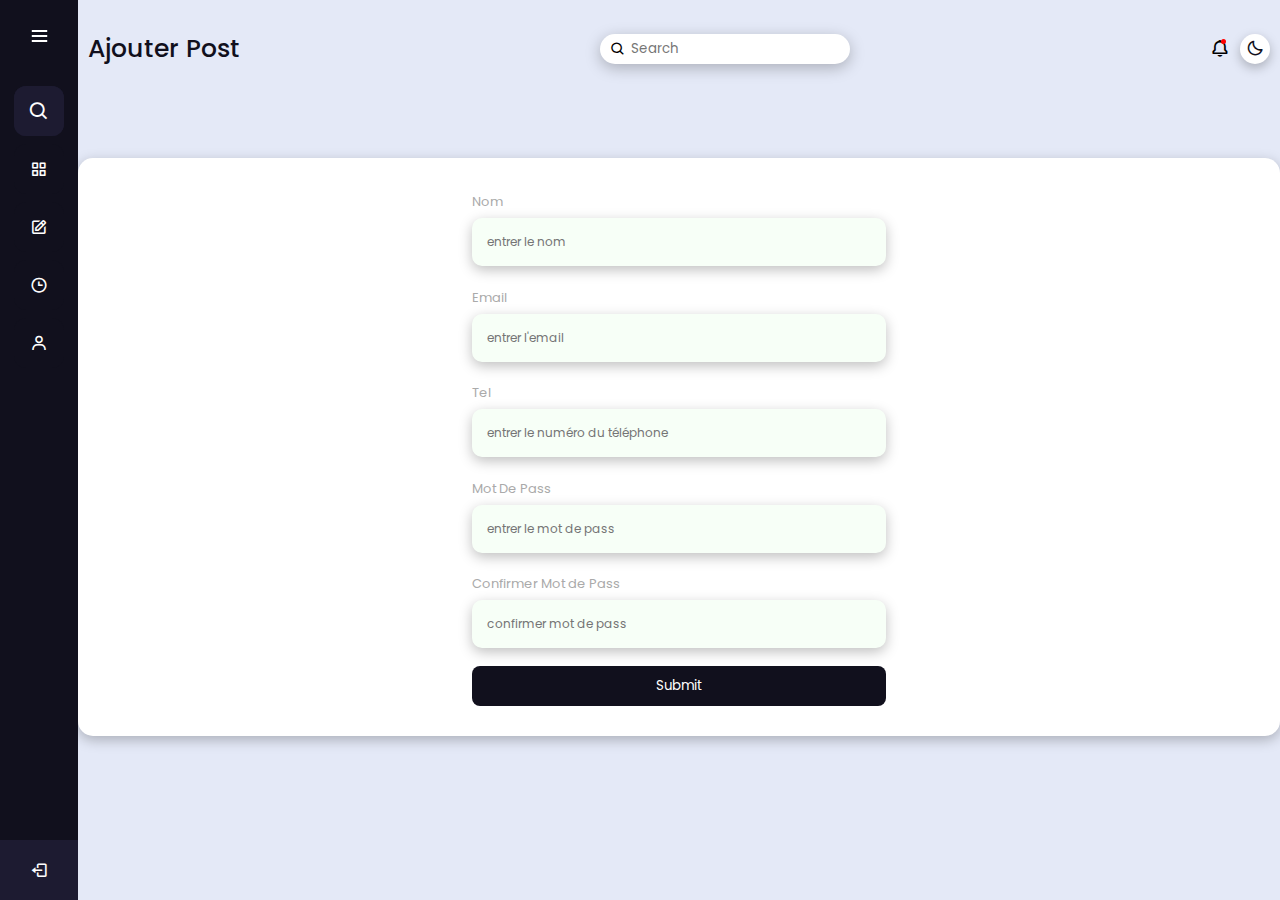
<file: addprofessuer.html>
<!DOCTYPE html>
<html lang="en">
<head>
    <meta charset="UTF-8">
    <meta http-equiv="X-UA-Compatible" content="IE=edge">
    <meta name="viewport" content="width=device-width, initial-scale=1.0">
    <title>DASHBOARD</title>
    <link href='https://unpkg.com/boxicons@2.0.7/css/boxicons.min.css' rel='stylesheet'>
    <link rel="stylesheet" href="css/dashboard.css">
    <link rel="shortcut icon" href="image/favicon.png" type="image/x-icon">
</head>
<body>

    <div class="sidebar">
        <div class="logo-details">
            <div class="logo_name">NEW HORIZON</div>
            <i class='bx bx-menu' id="btn" ></i>
        </div>
        <ul class="nav-list">
          <li>
              <i class='bx bx-search' ></i>
             <input type="text" placeholder="Search">
             <span class="tooltip">Search</span>
          </li>
          <li>
            <a href="dashboard.html">
              <i class='bx bx-grid-alt'></i>
              <span class="links_name">Dashboard</span>
            </a>
             <span class="tooltip">Dashboard</span>
          </li>
          <li>
           <a href="post.html">
            <i class='bx bx-edit' ></i>
             <span class="links_name">Post</span>
           </a>
           <span class="tooltip">Post</span>
         </li>
         <li>
           <a href="demande.html">
            <i class='bx bx-time' ></i>
             <span class="links_name">Demande</span>
           </a>
           <span class="tooltip">Demande</span>
         </li>
         <li>
           <a href="Professor.html">
            <i class='bx bx-user' ></i>
             <span class="links_name">Professeur</span>
           </a>
           <span class="tooltip">Professeur</span>
         </li>
         <li class="profile">
             <div class="profile-details">
               <img src="image/about1.jpg" alt="profileImg">
               <div class="name_job">
                 <div class="name">User 1</div>
                 <div class="job">Admin</div>
               </div>
             </div>
             <i class='bx bx-log-out' id="log_out" ></i>
         </li>
        </ul>
      </div>

      <main>
          <section class="header-section container">
            <div class="text">Ajouter Post</div>

            <form action="" class="search_form">
                <i class='bx bx-search'></i>
                <input type="text" placeholder="Search" class="search_field">
            </form>

            <div class="header_action">
                <div class="notification">
                    <i class='bx bx-bell' >
                        <span class="span"></span>
                    </i>
                </div>
                <button class="dark">
                    <i class='bx bx-moon' id="theme_button"></i>
                </button>
            </div>
          </section>

          <section class="section content">
              <div class="container post_container grid"> 
                 
                 <form action="" class="post_form">
                     <div class="input_box">
                        <label for="input_field">Nom</label>
                        <input type="text" placeholder="Entrer Le Nom" id="input_field" class="input_field">
                     </div>
                     <div class="input_box">
                        <label for="input_field">Email</label>
                        <input type="email" placeholder="Entrer L'Email" id="input_field" class="input_field">
                     </div>
                     <div class="input_box">
                        <label for="input_field">Tel</label>
                        <input type="text" placeholder="Entrer Le Numéro Du Téléphone" id="input_field" class="input_field">
                     </div>
                     <div class="input_box">
                        <label for="input_field">Mot De Pass</label>
                        <input type="password" placeholder="Entrer Le Mot De Pass" id="input_field" class="input_field">
                     </div>
                     <div class="input_box">
                        <label for="input_field">Confirmer Mot de Pass</label>
                        <input type="password" placeholder="Confirmer Mot de Pass" id="input_field" class="input_field">
                     </div>

                     <button type="submit" class="btn">Submit</button>
                     
                 </form>

              </div>
          </section>
      </main>
      <script src="https://code.jquery.com/jquery-3.6.1.js" integrity="sha256-3zlB5s2uwoUzrXK3BT7AX3FyvojsraNFxCc2vC/7pNI=" crossorigin="anonymous"></script>
      <script src="js/app.js"></script>
</body>
</html>
</file>
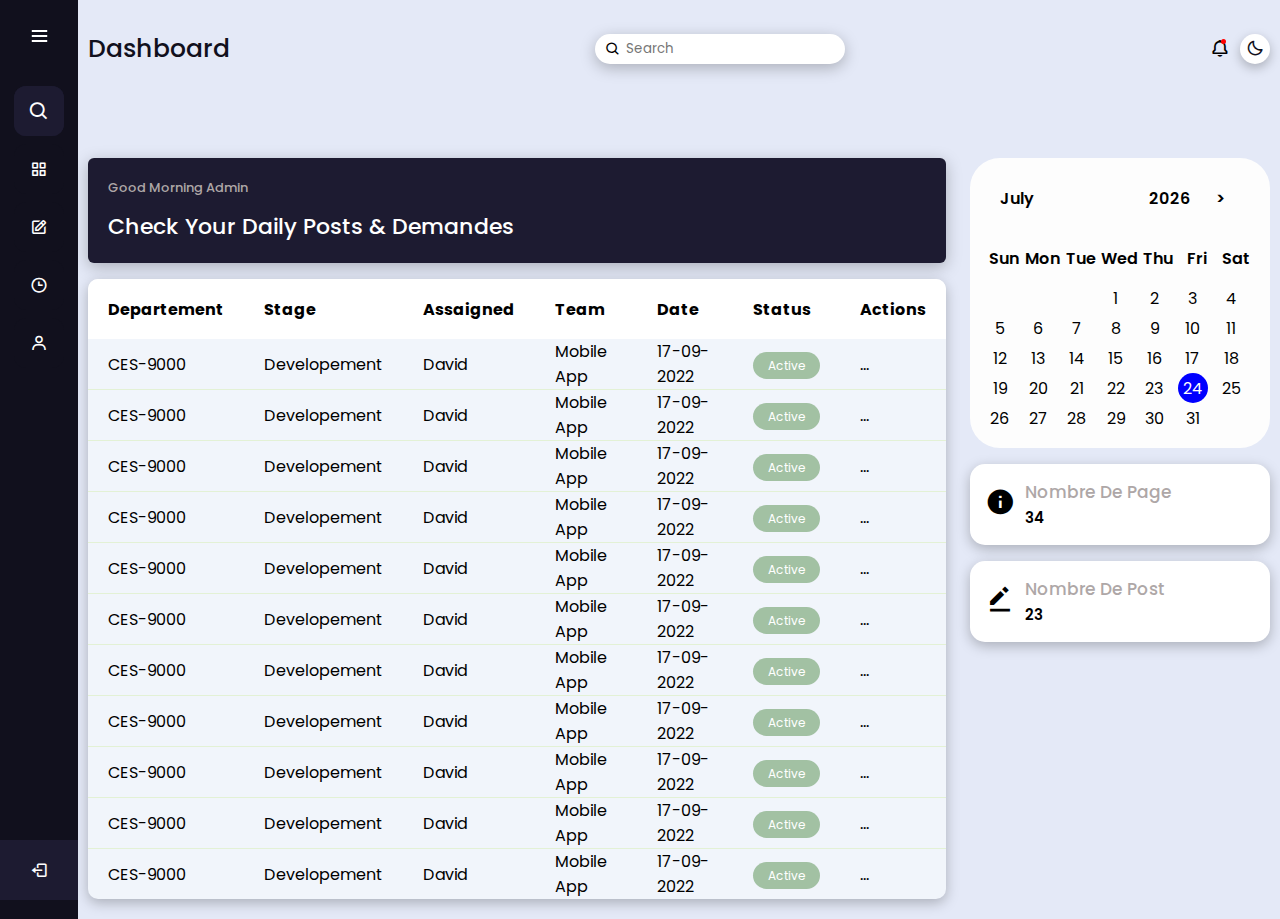
<file: dashboard.html>
<!DOCTYPE html>
<html lang="en">
<head>
    <meta charset="UTF-8">
    <meta http-equiv="X-UA-Compatible" content="IE=edge">
    <meta name="viewport" content="width=device-width, initial-scale=1.0">
    <title>DASHBOARD</title>
    <link rel="stylesheet" href="css/dashboard.css">
    <link href='https://unpkg.com/boxicons@2.0.7/css/boxicons.min.css' rel='stylesheet'>
    <link rel="shortcut icon" href="image/favicon.png" type="image/x-icon">
</head>
<body>

    <div class="sidebar">
        <div class="logo-details">
            <div class="logo_name">NEW HORIZON</div>
            <i class='bx bx-menu' id="btn" ></i>
        </div>
        <ul class="nav-list">
          <li>
              <i class='bx bx-search' ></i>
             <input type="text" placeholder="Search...">
             <span class="tooltip">Search</span>
          </li>
          <li>
            <a href="dashboard.html">
              <i class='bx bx-grid-alt'></i>
              <span class="links_name">Dashboard</span>
            </a>
             <span class="tooltip">Dashboard</span>
          </li>
          <li>
           <a href="post.html">
            <i class='bx bx-edit' ></i>
             <span class="links_name">Post</span>
           </a>
           <span class="tooltip">Post</span>
         </li>
         <li>
           <a href="demande.html">
            <i class='bx bx-time' ></i>
             <span class="links_name">Demande</span>
           </a>
           <span class="tooltip">Demande</span>
         </li>
         <li>
           <a href="Professor.html">
            <i class='bx bx-user' ></i>
             <span class="links_name">Professeur</span>
           </a>
           <span class="tooltip">Professeur</span>
         </li>
         <li class="profile">
             <div class="profile-details">
               <img src="image/about1.jpg" alt="profileImg">
               <div class="name_job">
                 <div class="name">User 1</div>
                 <div class="job">Admin</div>
               </div>
             </div>
             <i class='bx bx-log-out' id="log_out" ></i>
         </li>
        </ul>
      </div>
      <main>
          <section class="header-section container">
            <div class="text">Dashboard</div>

            <form action="" class="search_form">
                <i class='bx bx-search'></i>
                <input type="text" placeholder="Search" class="search_field">
            </form>

            <div class="header_action">
                <div class="notification">
                    <i class='bx bx-bell' >
                        <span class="span"></span>
                    </i>
                </div>
                <button class="dark">
                    <i class='bx bx-moon' id="theme_button"></i>
                </button>
            </div>
          </section>

          <section class="section content">
              <div class="container content_container grid"> 
                <div class="left_container">
                  <div class="banner section">
                      <p class="banner_subtitle">good morning admin</p>
                      <h2 class="banner_title">
                        check your daily posts & demandes
                      </h2>
                  </div>

                  <div class="table_section">
                    <table>
                      <thead>
                        <tr>
                          <th>Departement</th>
                          <th>Stage</th>
                          <th>Assaigned</th>
                          <th>Team</th>
                          <th>Date</th>
                          <th>Status</th>
                          <th>Actions</th>
                        </tr>
                      </thead>
                      <tbody>
                        <tr>
                          <td>CES-9000</td>
                          <td>Developement</td>
                          <td>David</td>
                          <td>Mobile App</td>
                          <td>17-09-2022</td>
                          <td><span class="badge">Active</span></td>
                          <td>...</td>
                        </tr>
                           <tr>
                          <td>CES-9000</td>
                          <td>Developement</td>
                          <td>David</td>
                          <td>Mobile App</td>
                          <td>17-09-2022</td>
                          <td><span class="badge">Active</span></td>
                          <td>...</td>
                        </tr>
                           <tr>
                          <td>CES-9000</td>
                          <td>Developement</td>
                          <td>David</td>
                          <td>Mobile App</td>
                          <td>17-09-2022</td>
                          <td><span class="badge">Active</span></td>
                          <td>...</td>
                        </tr>
                           <tr>
                          <td>CES-9000</td>
                          <td>Developement</td>
                          <td>David</td>
                          <td>Mobile App</td>
                          <td>17-09-2022</td>
                          <td><span class="badge">Active</span></td>
                          <td>...</td>
                        </tr>
                           <tr>
                          <td>CES-9000</td>
                          <td>Developement</td>
                          <td>David</td>
                          <td>Mobile App</td>
                          <td>17-09-2022</td>
                          <td><span class="badge">Active</span></td>
                          <td>...</td>
                        </tr>
                           <tr>
                          <td>CES-9000</td>
                          <td>Developement</td>
                          <td>David</td>
                          <td>Mobile App</td>
                          <td>17-09-2022</td>
                          <td><span class="badge">Active</span></td>
                          <td>...</td>
                        </tr>
                           <tr>
                          <td>CES-9000</td>
                          <td>Developement</td>
                          <td>David</td>
                          <td>Mobile App</td>
                          <td>17-09-2022</td>
                          <td><span class="badge">Active</span></td>
                          <td>...</td>
                        </tr>
                           <tr>
                          <td>CES-9000</td>
                          <td>Developement</td>
                          <td>David</td>
                          <td>Mobile App</td>
                          <td>17-09-2022</td>
                          <td><span class="badge">Active</span></td>
                          <td>...</td>
                        </tr>
                           <tr>
                          <td>CES-9000</td>
                          <td>Developement</td>
                          <td>David</td>
                          <td>Mobile App</td>
                          <td>17-09-2022</td>
                          <td><span class="badge">Active</span></td>
                          <td>...</td>
                        </tr>
                           <tr>
                          <td>CES-9000</td>
                          <td>Developement</td>
                          <td>David</td>
                          <td>Mobile App</td>
                          <td>17-09-2022</td>
                          <td><span class="badge">Active</span></td>
                          <td>...</td>
                        </tr>
                           <tr>
                          <td>CES-9000</td>
                          <td>Developement</td>
                          <td>David</td>
                          <td>Mobile App</td>
                          <td>17-09-2022</td>
                          <td><span class="badge">Active</span></td>
                          <td>...</td>
                        </tr>
                      </tbody>
                    </table>
                  </div>
                </div>
              
                <div class="right_container">
                  <div class="calendar">
                    <div class="calendar-header">
                        <span class="month-picker" id="month-picker">February</span>
                        <div class="year-picker">
                            <span class="year-change" id="prev-year">
                                <pre></pre>
                            </span>
                            <span id="year">2021</span>
                            <span class="year-change" id="next-year">
                                <pre>></pre>
                            </span>
                        </div>
                    </div>
                    <div class="calendar-body">
                        <div class="calendar-week-day">
                            <div>Sun</div>
                            <div>Mon</div>
                            <div>Tue</div>
                            <div>Wed</div>
                            <div>Thu</div>
                            <div>Fri</div>
                            <div>Sat</div>
                        </div>
                        <div class="calendar-days"></div>
                    </div>
                  
                    <div class="month-list"></div>
                  </div>

                  <div class="actualite">
                     <div class="actialite_list">
                        
                           <div class="actualite_card">
                              <div class="card_icon">
                                <i class='bx bxs-info-circle'></i>
                              </div>
                              <div class="card_wrapper">
                                 <h3 class="card_title">Nombre De Page</h3>
                                 <span class="numbers">34</span>
                              </div>
                           </div>
                        
                           <div class="actualite_card">
                              <div class="card_icon">
                                <i class='bx bxs-edit-alt' ></i>
                              </div>
                              <div class="card_wrapper">
                                 <h3 class="card_title">Nombre De Post</h3>
                                 <span class="numbers">23</span>
                              </div>
                           </div>
                     </div>
                  </div>
                </div>

              </div>
          </section>
      </main>
      <script src="https://code.jquery.com/jquery-3.6.1.js" integrity="sha256-3zlB5s2uwoUzrXK3BT7AX3FyvojsraNFxCc2vC/7pNI=" crossorigin="anonymous"></script>
      <script src="js/dashboard.js"></script>
</body>
</html>
</file>
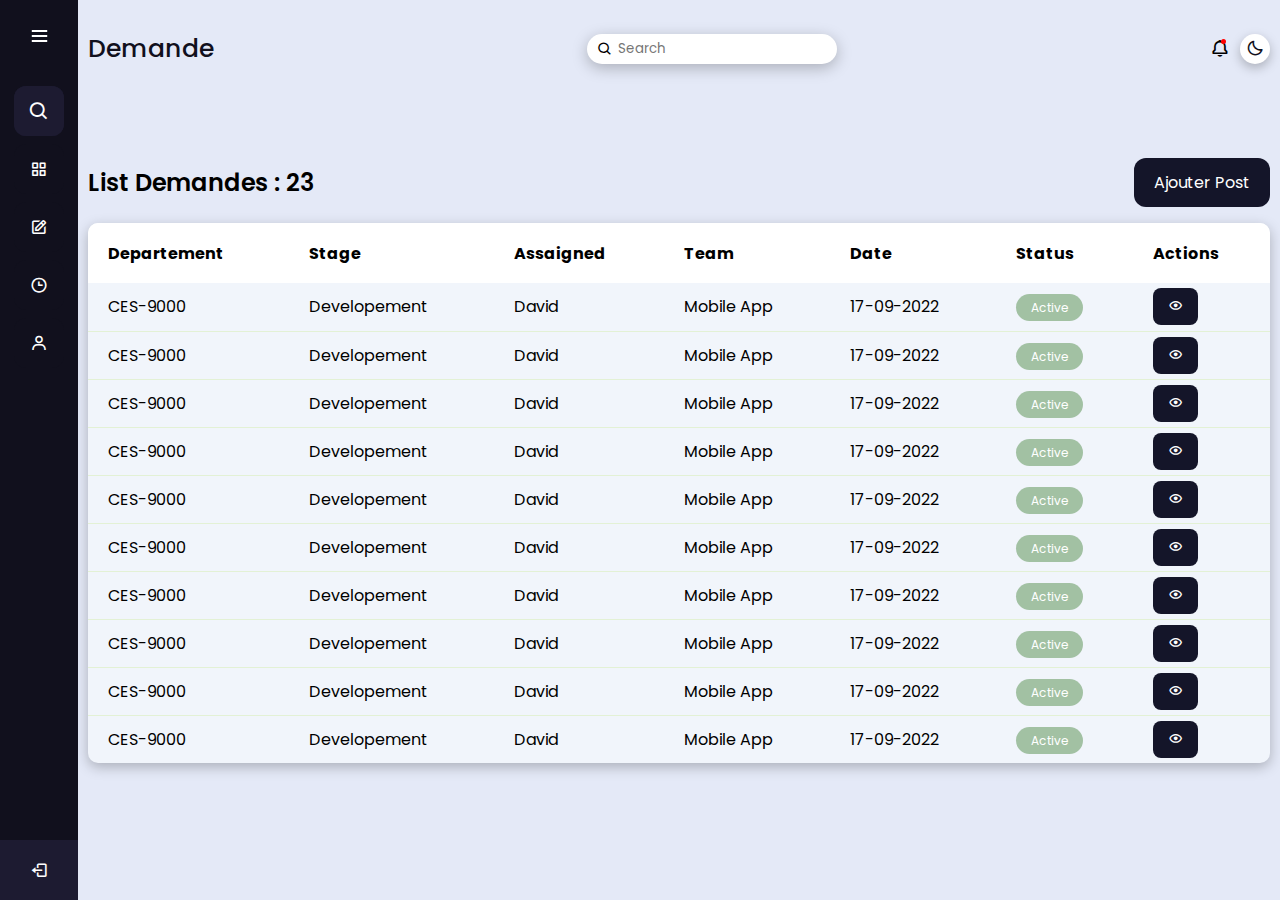
<file: demande.html>
<!DOCTYPE html>
<html lang="en">
<head>
    <meta charset="UTF-8">
    <meta http-equiv="X-UA-Compatible" content="IE=edge">
    <meta name="viewport" content="width=device-width, initial-scale=1.0">
    <title>DASHBOARD</title>
    <link href='https://unpkg.com/boxicons@2.0.7/css/boxicons.min.css' rel='stylesheet'>
    <link rel="stylesheet" href="css/dashboard.css">
    <link rel="shortcut icon" href="image/favicon.png" type="image/x-icon">
</head>
<body>

    <div class="sidebar">
        <div class="logo-details">
            <div class="logo_name">NEW HORIZON</div>
            <i class='bx bx-menu' id="btn" ></i>
        </div>
        <ul class="nav-list">
          <li>
              <i class='bx bx-search' ></i>
             <input type="text" placeholder="Search">
             <span class="tooltip">Search</span>
          </li>
          <li>
            <a href="dashboard.html">
              <i class='bx bx-grid-alt'></i>
              <span class="links_name">Dashboard</span>
            </a>
             <span class="tooltip">Dashboard</span>
          </li>
          <li>
           <a href="post.html">
            <i class='bx bx-edit' ></i>
             <span class="links_name">Post</span>
           </a>
           <span class="tooltip">Post</span>
         </li>
         <li>
           <a href="demande.html">
            <i class='bx bx-time' ></i>
             <span class="links_name">Demande</span>
           </a>
           <span class="tooltip">Demande</span>
         </li>
         <li>
           <a href="Professor.html">
            <i class='bx bx-user' ></i>
             <span class="links_name">Professeur</span>
           </a>
           <span class="tooltip">Professeur</span>
         </li>
         <li class="profile">
             <div class="profile-details">
               <img src="image/about1.jpg" alt="profileImg">
               <div class="name_job">
                 <div class="name">User 1</div>
                 <div class="job">Admin</div>
               </div>
             </div>
             <i class='bx bx-log-out' id="log_out" ></i>
         </li>
        </ul>
      </div>

      <main>
          <section class="header-section container">
            <div class="text">Demande</div>

            <form action="" class="search_form">
                <i class='bx bx-search'></i>
                <input type="text" placeholder="Search" class="search_field">
            </form>

            <div class="header_action">
                <div class="notification">
                    <i class='bx bx-bell' >
                        <span class="span"></span>
                    </i>
                </div>
                <button class="dark">
                    <i class='bx bx-moon' id="theme_button"></i>
                </button>
            </div>
          </section>

          <section class="section content">
              <div class="container demande_container grid"> 
                  <div class="header">
                        <h2 class="header_content_title">List Demandes : 23</h2>
                            <a href="post.html" class="header_btn">
                                Ajouter Post
                            </a>
                  </div>

                  <div class="table_section">
                    <table>
                      <thead>
                        <tr>
                          <th>Departement</th>
                          <th>Stage</th>
                          <th>Assaigned</th>
                          <th>Team</th>
                          <th>Date</th>
                          <th>Status</th>
                          <th>Actions</th>
                        </tr>
                      </thead>
                      <tbody>
                        <tr>
                          <td>CES-9000</td>
                          <td>Developement</td>
                          <td>David</td>
                          <td>Mobile App</td>
                          <td>17-09-2022</td>
                          <td><span class="badge">Active</span></td>
                          <td>
                             <a class="show_modal" id="open-modal">
                                <i class='bx bx-show' ></i>
                             </a>
                          </td>
                        </tr>
                           <tr>
                          <td>CES-9000</td>
                          <td>Developement</td>
                          <td>David</td>
                          <td>Mobile App</td>
                          <td>17-09-2022</td>
                          <td><span class="badge">Active</span></td>
                          <td>
                             <a class="show_modal" id="open-modal1">
                                <i class='bx bx-show' ></i>
                             </a>
                          </td>
                        </tr>
                           <tr>
                          <td>CES-9000</td>
                          <td>Developement</td>
                          <td>David</td>
                          <td>Mobile App</td>
                          <td>17-09-2022</td>
                          <td><span class="badge">Active</span></td>
                          <td>
                             <a class="show_modal" id="open-modal2">
                                <i class='bx bx-show' ></i>
                             </a>
                          </td>
                        </tr>
                           <tr>
                          <td>CES-9000</td>
                          <td>Developement</td>
                          <td>David</td>
                          <td>Mobile App</td>
                          <td>17-09-2022</td>
                          <td><span class="badge">Active</span></td>
                          <td>
                             <a class="show_modal" id="open-modal3">
                                <i class='bx bx-show' ></i>
                             </a>
                          </td>
                        </tr>
                           <tr>
                          <td>CES-9000</td>
                          <td>Developement</td>
                          <td>David</td>
                          <td>Mobile App</td>
                          <td>17-09-2022</td>
                          <td><span class="badge">Active</span></td>
                          <td>
                             <a class="show_modal" id="open-modal4">
                                <i class='bx bx-show' ></i>
                             </a>
                          </td>
                        </tr>
                           <tr>
                          <td>CES-9000</td>
                          <td>Developement</td>
                          <td>David</td>
                          <td>Mobile App</td>
                          <td>17-09-2022</td>
                          <td><span class="badge">Active</span></td>
                          <td>
                             <a class="show_modal" id="open-modal5">
                                <i class='bx bx-show' ></i>
                             </a>
                          </td>
                        </tr>
                           <tr>
                          <td>CES-9000</td>
                          <td>Developement</td>
                          <td>David</td>
                          <td>Mobile App</td>
                          <td>17-09-2022</td>
                          <td><span class="badge">Active</span></td>
                          <td>
                             <a class="show_modal" id="open-modal6">
                                <i class='bx bx-show' ></i>
                             </a>
                          </td>
                        </tr>
                           <tr>
                          <td>CES-9000</td>
                          <td>Developement</td>
                          <td>David</td>
                          <td>Mobile App</td>
                          <td>17-09-2022</td>
                          <td><span class="badge">Active</span></td>
                          <td>
                             <a class="show_modal" id="open-modal7">
                                <i class='bx bx-show' ></i>
                             </a>
                          </td>
                        </tr>
                           <tr>
                          <td>CES-9000</td>
                          <td>Developement</td>
                          <td>David</td>
                          <td>Mobile App</td>
                          <td>17-09-2022</td>
                          <td><span class="badge">Active</span></td>
                          <td>
                             <a class="show_modal" id="open-modal8">
                                <i class='bx bx-show' ></i>
                             </a>
                          </td>
                        </tr>
                           <tr>
                          <td>CES-9000</td>
                          <td>Developement</td>
                          <td>David</td>
                          <td>Mobile App</td>
                          <td>17-09-2022</td>
                          <td><span class="badge">Active</span></td>
                          <td>
                             <a class="show_modal" id="open-modal9">
                                <i class='bx bx-show' ></i>
                             </a>
                          </td>
                        </tr>
                      </tbody>
                    </table>

                    <div class="modal" id="modal"></div>
                        <div class="alert" id="alert">
                        <div class="alert__header">
                            <h2 class="alert__title">David -> Mobile App</h2>
                            <button class="alert__close-btn" id="close-alert-btn"><i class='bx bx-x' ></i></button>
                        </div>
                        <div class="alert__body">
                            <p class="alert__desc">Departement : CES-9000</p>
                            <p class="alert__desc">Stage : Developement</p>
                            <p class="alert__desc">Date : 17-09-2022</p>
                        </div>
                        <div class="alert__footer">
                            <p class="alert__desc">Status : <span class="badge">Active</span></p>
                        </div>
                        </div>

                 </div>
              </div>
          </section>
      </main>
      <script src="https://code.jquery.com/jquery-3.6.1.js" integrity="sha256-3zlB5s2uwoUzrXK3BT7AX3FyvojsraNFxCc2vC/7pNI=" crossorigin="anonymous"></script>
      <script src="js/app.js"></script>
</body>
</html>
</file>
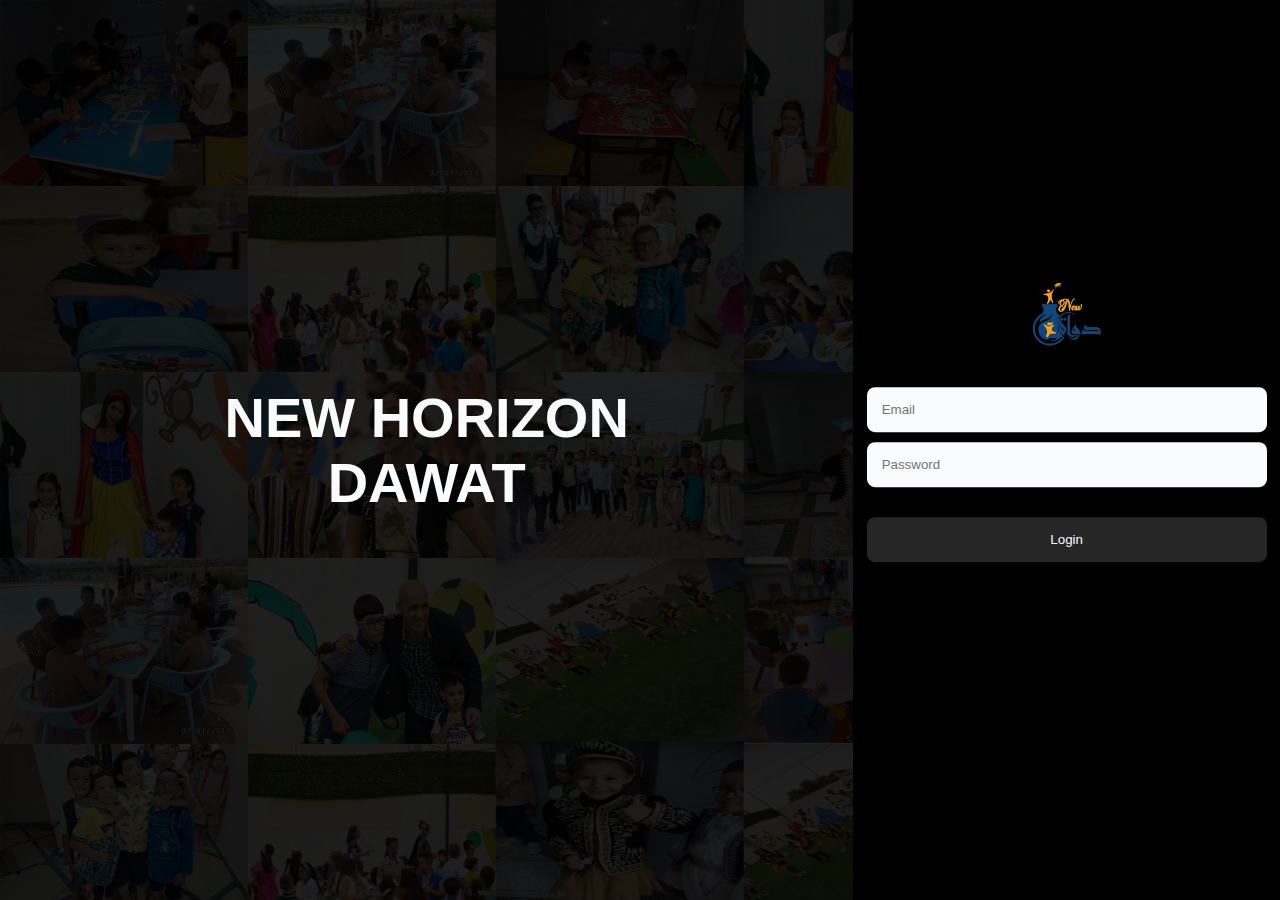
<file: login.html>
<!DOCTYPE html>
<html lang="en">
<head>
    <meta charset="UTF-8">
    <meta http-equiv="X-UA-Compatible" content="IE=edge">
    <meta name="viewport" content="width=device-width, initial-scale=1.0">
    <title>LOGIN - NEW HORIZON</title>
    <link rel="shortcut icon" href="image/favicon.png" type="image/x-icon">
    <link rel="stylesheet" href="css/main.css">
</head>
<body>
    <section class="login">
        <div class="login_banner" style="background-image:linear-gradient(rgba(0,0,0,.87),rgba(0,0,0,.87)),url('./image/login_banner.jpg');">
             <h2 class="login_banner_title">New horizon <br> dawat</h2>
        </div>
        <div class="login_content">
            <form action="" class="login_form">
                <div class="logo">
                    <img src="image/logo.png" alt="">
                </div>
    
                <input type="email" placeholder="Email" required class="login_field">
                <input type="password" placeholder="Password" required class="login_field">
    
                <button class="login_btn">
                    Login
                </button>
            </form>
        </div>
    </section>
</body>
</html>
</file>
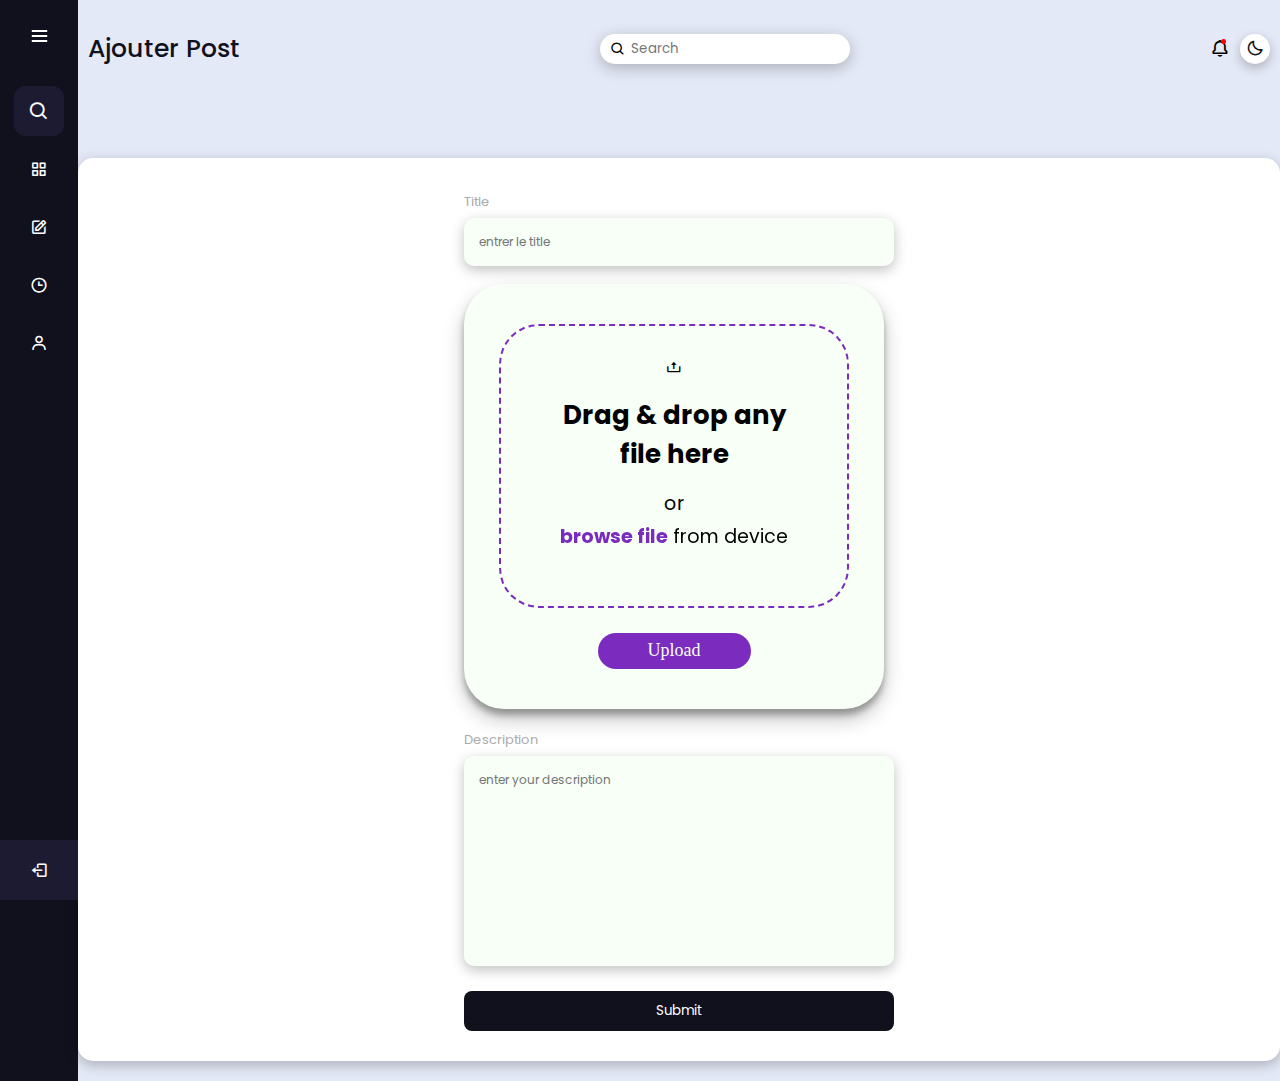
<file: post.html>
<!DOCTYPE html>
<html lang="en">
<head>
    <meta charset="UTF-8">
    <meta http-equiv="X-UA-Compatible" content="IE=edge">
    <meta name="viewport" content="width=device-width, initial-scale=1.0">
    <title>DASHBOARD</title>
    <link href='https://unpkg.com/boxicons@2.0.7/css/boxicons.min.css' rel='stylesheet'>
    <link rel="stylesheet" href="css/dashboard.css">
    <link rel="shortcut icon" href="image/favicon.png" type="image/x-icon">
</head>
<body>

    <div class="sidebar">
        <div class="logo-details">
            <div class="logo_name">NEW HORIZON</div>
            <i class='bx bx-menu' id="btn" ></i>
        </div>
        <ul class="nav-list">
          <li>
              <i class='bx bx-search' ></i>
             <input type="text" placeholder="Search">
             <span class="tooltip">Search</span>
          </li>
          <li>
            <a href="dashboard.html">
              <i class='bx bx-grid-alt'></i>
              <span class="links_name">Dashboard</span>
            </a>
             <span class="tooltip">Dashboard</span>
          </li>
          <li>
           <a href="post.html">
            <i class='bx bx-edit' ></i>
             <span class="links_name">Post</span>
           </a>
           <span class="tooltip">Post</span>
         </li>
         <li>
           <a href="demande.html">
            <i class='bx bx-time' ></i>
             <span class="links_name">Demande</span>
           </a>
           <span class="tooltip">Demande</span>
         </li>
         <li>
           <a href="Professor.html">
            <i class='bx bx-user' ></i>
             <span class="links_name">Professeur</span>
           </a>
           <span class="tooltip">Professeur</span>
         </li>
         <li class="profile">
             <div class="profile-details">
               <img src="image/about1.jpg" alt="profileImg">
               <div class="name_job">
                 <div class="name">User 1</div>
                 <div class="job">Admin</div>
               </div>
             </div>
             <i class='bx bx-log-out' id="log_out" ></i>
         </li>
        </ul>
      </div>

      <main>
          <section class="header-section container">
            <div class="text">Ajouter Post</div>

            <form action="" class="search_form">
                <i class='bx bx-search'></i>
                <input type="text" placeholder="Search" class="search_field">
            </form>

            <div class="header_action">
                <div class="notification">
                    <i class='bx bx-bell' >
                        <span class="span"></span>
                    </i>
                </div>
                <button class="dark">
                    <i class='bx bx-moon' id="theme_button" ></i>
                </button>
            </div>
          </section>

          <section class="section content">
              <div class="container post_container grid"> 
                 
                 <form action="" class="post_form">
                     <div class="input_box">
                        <label for="input_field">Title</label>
                        <input type="text" placeholder="Entrer Le Title" id="input_field" class="input_field">
                     </div>
                     <div class="upload-files-container">
                        <div class="drag-file-area">
                            <i class='bx bx-upload' ></i>
                            <h3 class="dynamic-message"> Drag & drop any file here </h3>
                            <label class="label"> or <span class="browse-files"> <input type="file" class="default-file-input"/> <span class="browse-files-text">browse file</span> <span>from device</span> </span> </label>
                        </div>
                        <span class="cannot-upload-message"> <i class='bx bxs-error' ></i> Please select a file first <i class='bx bx-x' ></i> </span>
                        <div class="file-block">
                            <div class="file-info"> <span class="material-icons-outlined file-icon">description</span> <span class="file-name"> </span> | <span class="file-size">  </span> </div>
                            <span class="material-icons remove-file-icon">delete</span>
                            <div class="progress-bar"> </div>
                        </div>
                        <button type="button" class="upload-button"> Upload </button>
                    </div>
                     <div class="input_box">
                        <label for="input_field">Description</label>
                        <textarea name="" id="" cols="30" placeholder="Enter Your Description" rows="10" class="input_field"></textarea>
                     </div>
                     <button type="submit" class="btn">Submit</button>

                 </form>

              </div>
          </section>
      </main>
      <script src="https://code.jquery.com/jquery-3.6.1.js" integrity="sha256-3zlB5s2uwoUzrXK3BT7AX3FyvojsraNFxCc2vC/7pNI=" crossorigin="anonymous"></script>
      <script src="js/app.js"></script>
</body>
</html>
</file>
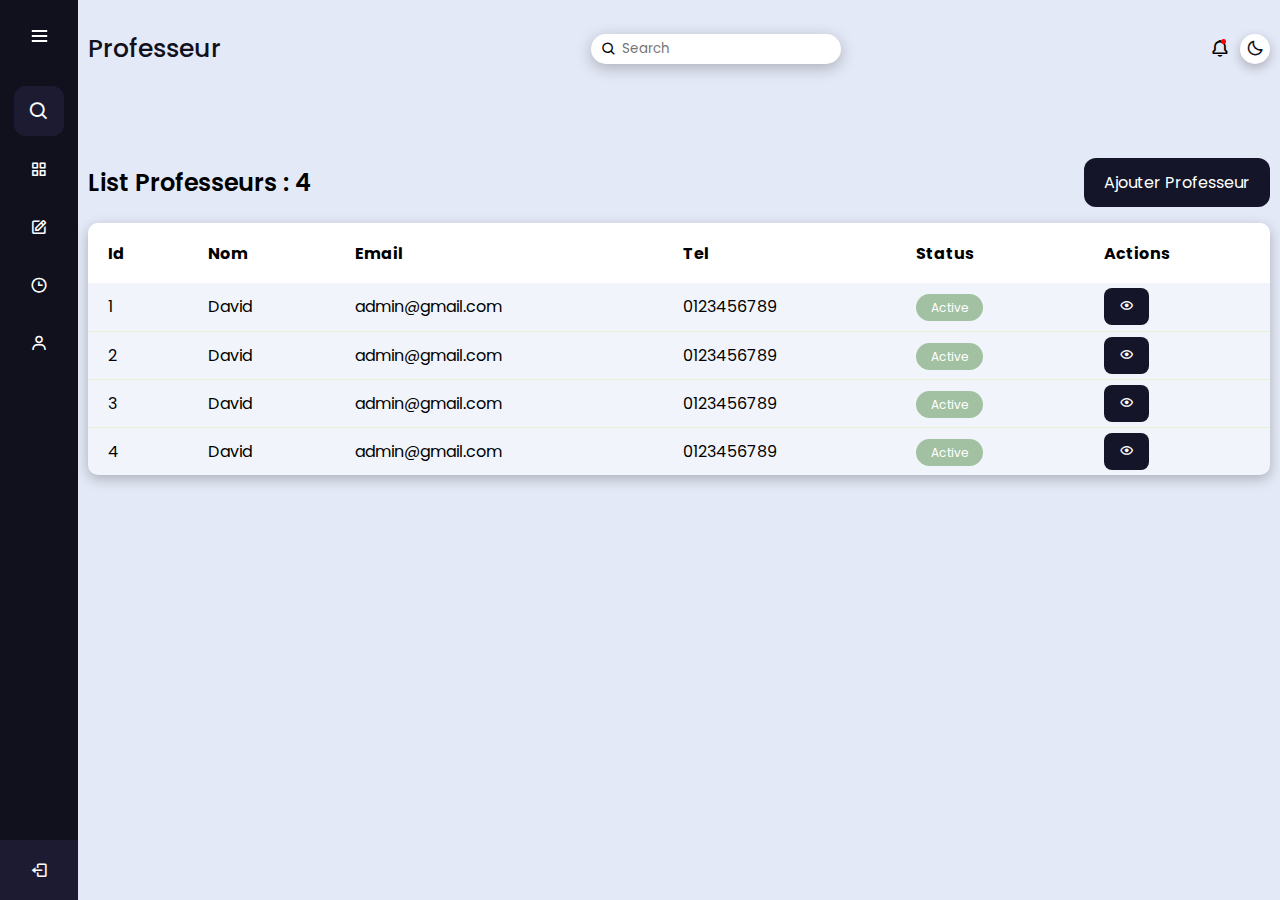
<file: Professor.html>
<!DOCTYPE html>
<html lang="en">
<head>
    <meta charset="UTF-8">
    <meta http-equiv="X-UA-Compatible" content="IE=edge">
    <meta name="viewport" content="width=device-width, initial-scale=1.0">
    <title>DASHBOARD</title>
    <link href='https://unpkg.com/boxicons@2.0.7/css/boxicons.min.css' rel='stylesheet'>
    <link rel="stylesheet" href="css/dashboard.css">
    <link rel="shortcut icon" href="image/favicon.png" type="image/x-icon">
</head>
<body>

    <div class="sidebar">
        <div class="logo-details">
            <div class="logo_name">NEW HORIZON</div>
            <i class='bx bx-menu' id="btn" ></i>
        </div>
        <ul class="nav-list">
          <li>
              <i class='bx bx-search' ></i>
             <input type="text" placeholder="Search">
             <span class="tooltip">Search</span>
          </li>
          <li>
            <a href="dashboard.html">
              <i class='bx bx-grid-alt'></i>
              <span class="links_name">Dashboard</span>
            </a>
             <span class="tooltip">Dashboard</span>
          </li>
          <li>
           <a href="post.html">
            <i class='bx bx-edit' ></i>
             <span class="links_name">Post</span>
           </a>
           <span class="tooltip">Post</span>
         </li>
         <li>
           <a href="demande.html">
            <i class='bx bx-time' ></i>
             <span class="links_name">Demande</span>
           </a>
           <span class="tooltip">Demande</span>
         </li>
         <li>
           <a href="Professor.html">
            <i class='bx bx-user' ></i>
             <span class="links_name">Professeur</span>
           </a>
           <span class="tooltip">Professeur</span>
         </li>
         <li class="profile">
             <div class="profile-details">
               <img src="image/about1.jpg" alt="profileImg">
               <div class="name_job">
                 <div class="name">User 1</div>
                 <div class="job">Admin</div>
               </div>
             </div>
             <i class='bx bx-log-out' id="log_out" ></i>
         </li>
        </ul>
      </div>

      <main>
          <section class="header-section container">
            <div class="text">Professeur</div>

            <form action="" class="search_form">
                <i class='bx bx-search'></i>
                <input type="text" placeholder="Search" class="search_field">
            </form>

            <div class="header_action">
                <div class="notification">
                    <i class='bx bx-bell' >
                        <span class="span"></span>
                    </i>
                </div>
                <button class="dark">
                    <i class='bx bx-moon' id="theme_button"></i>
                </button>
            </div>
          </section>

          <section class="section content">
              <div class="container demande_container grid"> 
                  <div class="header">
                        <h2 class="header_content_title">List Professeurs : 4</h2>
                            <a href="addprofessuer.html" class="header_btn">
                                Ajouter Professeur
                            </a>
                  </div>

                  <div class="table_section">
                    <table>
                      <thead>
                        <tr>
                          <th>Id</th>
                          <th>Nom</th>
                          <th>Email</th>
                          <th>Tel</th>
                          <th>Status</th>
                          <th>Actions</th>
                        </tr>
                      </thead>
                      <tbody>
                        <tr>
                          <td>1</td>
                          <td>David</td>
                          <td>admin@gmail.com</td>
                          <td>0123456789</td>
                          <td><span class="badge">Active</span></td>
                          <td>
                             <a class="show_modal" id="open-modal">
                                <i class='bx bx-show' ></i>
                             </a>
                          </td>
                        </tr>
                        <tr>
                          <td>2</td>
                          <td>David</td>
                          <td>admin@gmail.com</td>
                          <td>0123456789</td>
                          <td><span class="badge">Active</span></td>
                          <td>
                             <a class="show_modal" id="open-modal">
                                <i class='bx bx-show' ></i>
                             </a>
                          </td>
                        </tr>
                        <tr>
                          <td>3</td>
                          <td>David</td>
                          <td>admin@gmail.com</td>
                          <td>0123456789</td>
                          <td><span class="badge">Active</span></td>
                          <td>
                             <a class="show_modal" id="open-modal">
                                <i class='bx bx-show' ></i>
                             </a>
                          </td>
                        </tr>
                        <tr>
                          <td>4</td>
                          <td>David</td>
                          <td>admin@gmail.com</td>
                          <td>0123456789</td>
                          <td><span class="badge">Active</span></td>
                          <td>
                             <a class="show_modal" id="open-modal">
                                <i class='bx bx-show' ></i>
                             </a>
                          </td>
                        </tr>

                      </tbody>
                    </table>

                    <div class="modal" id="modal"></div>
                        <div class="alert alert_professeur" id="alert">
                        <div class="alert__header">
                            <h2 class="alert__title">Info</h2>
                            <button class="alert__close-btn" id="close-alert-btn"><i class='bx bx-x' ></i></button>
                        </div>

                        <div class="alert__body">
                            <div class="alert_info">
                                <div class="img-holder" style="--width: 75; --height: 75;">
                                    <img src="image/about1.jpg" alt="" class="img-cover">
                                </div>

                                <h3 class="alert_name">David 
                                    <span class="job">Professeur</span>
                                </h3>
                            </div>
                            <div class="alert_detail">
                                <p class="alert__desc">Email <span class="span">admin@gmail.com</span></p>
                                <p class="alert__desc">Tel <span class="span">0123456789</span></p>
                                <p class="alert__desc">Status <span class="badge">Active</span></p>
                            </div>
                        </div>
                        <div class="alert__footer">
                            <p class="alert__desc">Pots <span class="span">1</span></p>
                            <p class="alert__desc">Post Accepté <span class="span">0</span></p>
                            <p class="alert__desc">Post Réfusé <span class="span">0</span></p>
                        </div>
                        </div>

                 </div>
              </div>
          </section>
      </main>
      <script src="https://code.jquery.com/jquery-3.6.1.js" integrity="sha256-3zlB5s2uwoUzrXK3BT7AX3FyvojsraNFxCc2vC/7pNI=" crossorigin="anonymous"></script>
      <script src="js/app.js"></script>
</body>
</html>
</file>
<file: css/dashboard.css>
/* Google Font Link */
@import url('https://fonts.googleapis.com/css2?family=Poppins:wght@200;300;400;500;600;700&display=swap');
*{
  margin: 0;
  padding: 0;
  box-sizing: border-box;
  font-family: "Poppins" , sans-serif;
  
}
:root {
  --black-4a: hsla(0, 0%, 0%, 0.4);
  --black-8a: hsla(0, 0%, 0%, 0.8);
  --white: hsl(0, 0%, 100%);
  --zx-600: 600;
  --light-body: #f3f8fe;
    --light-main: #fdfdfd;
    --light-second: #c3c2c8;
    --light-hover: #edf0f5;
    --light-text: #151426;

    --blue: #0000ff;
    --white: #fff;

}
body {
    background-color: #11101D;
}

button{
    background: transparent;
    border: none;
    outline: none;
    cursor: pointer;
}

a{
  text-decoration: none;
  color: inherit;
}

.section{
    padding-block: 20px;
}
.sidebar{
  position: fixed;
  left: 0;
  top: 0;
  height: 100%;
  width: 78px;
  background: #11101D;
  padding: 6px 14px;
  z-index: 99;
  transition: all 0.5s ease;
}
.sidebar.open{
  width: 250px;
}
.sidebar .logo-details{
  height: 60px;
  display: flex;
  align-items: center;
  position: relative;
}
.sidebar .logo-details .icon{
  opacity: 0;
  transition: all 0.5s ease;
}
.sidebar .logo-details .logo_name{
  color: #fff;
  font-size: 20px;
  font-weight: 600;
  opacity: 0;
  transition: all 0.5s ease;
}
.sidebar.open .logo-details .icon,
.sidebar.open .logo-details .logo_name{
  opacity: 1;
}
.sidebar .logo-details #btn{
  position: absolute;
  top: 50%;
  right: 0;
  transform: translateY(-50%);
  font-size: 22px;
  transition: all 0.4s ease;
  font-size: 23px;
  text-align: center;
  cursor: pointer;
  transition: all 0.5s ease;
}
.sidebar.open .logo-details #btn{
  text-align: right;
}
.sidebar i{
  color: #fff;
  height: 60px;
  min-width: 50px;
  font-size: 28px;
  text-align: center;
  line-height: 60px;
}
.sidebar .nav-list{
  margin-top: 20px;
  height: 100%;
}
.sidebar li{
  position: relative;
  margin: 8px 0;
  list-style: none;
}
.sidebar li .tooltip{
  position: absolute;
  top: -20px;
  left: calc(100% + 15px);
  z-index: 3;
  background: #fff;
  box-shadow: 0 5px 10px rgba(0, 0, 0, 0.3);
  padding: 6px 12px;
  border-radius: 4px;
  font-size: 15px;
  font-weight: 400;
  opacity: 0;
  white-space: nowrap;
  pointer-events: none;
  transition: 0s;
}
.sidebar li:hover .tooltip{
  opacity: 1;
  pointer-events: auto;
  transition: all 0.4s ease;
  top: 50%;
  transform: translateY(-50%);
}
.sidebar.open li .tooltip{
  display: none;
}
.sidebar input{
  font-size: 15px;
  color: #FFF;
  font-weight: 400;
  outline: none;
  height: 50px;
  width: 100%;
  width: 50px;
  border: none;
  border-radius: 12px;
  transition: all 0.5s ease;
  background: #1d1b31;
}
.sidebar.open input{
  padding: 0 20px 0 50px;
  width: 100%;
}
.sidebar .bx-search{
  position: absolute;
  top: 50%;
  left: 0;
  transform: translateY(-50%);
  font-size: 22px;
  background: #1d1b31;
  color: #FFF;
}
.sidebar.open .bx-search:hover{
  background: #1d1b31;
  color: #FFF;
}
.sidebar .bx-search:hover{
  background: #FFF;
  color: #11101d;
}
.sidebar li a{
  display: flex;
  height: 100%;
  width: 100%;
  border-radius: 12px;
  align-items: center;
  text-decoration: none;
  transition: all 0.4s ease;
  background: #11101D;
}
.sidebar li a:hover{
  background: #FFF;
}
.sidebar li a .links_name{
  color: #fff;
  font-size: 15px;
  font-weight: 400;
  white-space: nowrap;
  opacity: 0;
  pointer-events: none;
  transition: 0.4s;
}
.sidebar.open li a .links_name{
  opacity: 1;
  pointer-events: auto;
}
.sidebar li a:hover .links_name,
.sidebar li a:hover i{
  transition: all 0.5s ease;
  color: #11101D;
}
.sidebar li i{
  height: 50px;
  line-height: 50px;
  font-size: 18px;
  border-radius: 12px;
}
.sidebar li.profile{
  position: fixed;
  height: 60px;
  width: 78px;
  left: 0;
  bottom: -8px;
  padding: 10px 14px;
  background: #1d1b31;
  transition: all 0.5s ease;
  overflow: hidden;
}
.sidebar.open li.profile{
  width: 250px;
}
.sidebar li .profile-details{
  display: flex;
  align-items: center;
  flex-wrap: nowrap;
}
.sidebar li img{
  height: 45px;
  width: 45px;
  object-fit: cover;
  border-radius: 6px;
  margin-right: 10px;
}
.sidebar li.profile .name,
.sidebar li.profile .job{
  font-size: 15px;
  font-weight: 400;
  color: #fff;
  white-space: nowrap;
}
.sidebar li.profile .job{
  font-size: 12px;
}
.sidebar .profile #log_out{
  position: absolute;
  top: 50%;
  right: 0;
  transform: translateY(-50%);
  background: #1d1b31;
  width: 100%;
  height: 60px;
  line-height: 60px;
  border-radius: 0px;
  transition: all 0.5s ease;
}
.sidebar.open .profile #log_out{
  width: 50px;
  background: none;
}

main{
    transition: all 0.5s ease;
    top: 0;
    z-index: 2;
    background: #E4E9F7;
    left: 78px;
    min-height: 100vh;
    position: relative;
    width: calc(100% - 78px);
}

.container{
    padding-inline: 10px;
}

.left_container{
  display: grid;
  row-gap: 1rem;
}
.sidebar.open ~ main{
  left: 250px;
  width: calc(100% - 250px);
}

.header-section{
   display: flex;
   align-items: center;
   justify-content: space-between;
   padding-block: 15px;
}
.header-section .text{
  display: inline-block;
  color: #11101d;
  font-size: 15px;
  font-weight: 500;
}

.search_form{
    background-color: #fff;
    box-shadow: 0px 4px 15px rgba(0, 0, 0, 0.25);
    display: flex;
    align-items: center;
    gap: 5px;
    padding: 5px 10px;
    visibility: hidden;
    border-radius: 25px;
}

.search_field{
    background-color: transparent;
    border: none;
    outline: none;
}

.header_action{
    display: flex;
    align-items: flex-end;
    gap: 10px;
}

.notification i{
    position: relative;
    font-size: 20px;
}
.notification i .span{
    position: absolute;
    top: 1px;
    right: 4px;
    width: 5px;
    height: 5px;
    border-radius: 50%;
    background-color: red;
}

.dark{
    width: 30px;
    height: 30px;
    line-height: 35px;
    text-align: center;
    border-radius: 50%;
    background-color: #fff;
    box-shadow: 0px 4px 11px rgba(0, 0, 0, 0.25);
    color: #11101D;
}
.dark i{
    font-size: 18px;
}



.content_container{
  display: grid;
  align-items: flex-start;
  row-gap: 3rem;
}

.banner{
  background-color: #1d1b31;
  padding: 20px;
  border-radius: 6px;
  box-shadow: 0px 4px 16px rgba(0, 0, 0, 0.25);
}

.banner_subtitle{
  color: rgba(174, 167, 167, 1);
  font-size: 13px;
  font-weight: 500;
  text-transform: capitalize;
  margin-block-end: 12px;
}

.banner_title{
  font-size: 22px;
  text-transform: capitalize;
  font-weight: 500;
  color: #fff;
}

table {
  border-spacing: 1;
  border-collapse: collapse;
  background: #F1F5FB;
  overflow: hidden;
  width: 100%;
  margin: 0 auto;
  position: relative;
  border-radius: 10px;
  box-shadow: 0px 4px 13px rgba(0, 0, 0, 0.25);
}
table * {
  position: relative;
}
table td, table th {
  padding-inline: 20px;
}
table thead tr {
  height: 60px;
  background: #FFF;
  font-size: 16px;
}
table tbody tr {
  height: 48px;
  border-bottom: 1px solid #E3F1D5;
}
table tbody tr:last-child {
  border: 0;
}
table td, table th {
  text-align: left;
}
table td.l, table th.l {
  text-align: right;
}
table td.c, table th.c {
  text-align: center;
}
table td.r,table th.r {
  text-align: center;
}

.calendar {
  height: max-content;
  width: 100%;
  background-color: var(--light-main);
  border-radius: 30px;
  padding: 10px;
  position: relative;
  overflow: hidden;
  /* transform: scale(1.25); */
}

.light .calendar {
  box-shadow: var(--shadow);
}

.calendar-header {
  display: flex;
  justify-content: space-between;
  align-items: center;
  font-weight: 600;
  color: var(--color-txt);
  padding: 10px;
}

.calendar-body {
  padding: 5px;
}

.calendar-week-day {
  height: 50px;
  display: grid;
  grid-template-columns: repeat(7, 1fr);
  font-weight: 600;
}

.calendar-week-day div {
  display: grid;
  place-items: center;
  color: var(--bg-second);
}

.calendar-days {
  display: grid;
  grid-template-columns: repeat(7, 1fr);
  color: var(--color-txt);
}

.calendar-days div {
  width: 30px;
  height: 30px;
  display: flex;
  align-items: center;
  justify-content: center;
  padding: 5px;
  position: relative;
  cursor: pointer;
  animation: to-top 1s forwards;
  /* border-radius: 50%; */
}

.calendar-days div span {
  position: absolute;
}

.calendar-days div:hover span {
  transition: width 0.2s ease-in-out, height 0.2s ease-in-out;
}

.calendar-days div span:nth-child(1),
.calendar-days div span:nth-child(3) {
  width: 2px;
  height: 0;
  background-color: var(--color-txt);
}

.calendar-days div:hover span:nth-child(1),
.calendar-days div:hover span:nth-child(3) {
  height: 100%;
}

.calendar-days div span:nth-child(1) {
  bottom: 0;
  left: 0;
}

.calendar-days div span:nth-child(3) {
  top: 0;
  right: 0;
}

.calendar-days div span:nth-child(2),
.calendar-days div span:nth-child(4) {
  width: 0;
  height: 2px;
  background-color: var(--color-txt);
}

.calendar-days div:hover span:nth-child(2),
.calendar-days div:hover span:nth-child(4) {
  width: 100%;
}

.calendar-days div span:nth-child(2) {
  top: 0;
  left: 0;
}

.calendar-days div span:nth-child(4) {
  bottom: 0;
  right: 0;
}

.calendar-days div:hover span:nth-child(2) {
  transition-delay: 0.2s;
}

.calendar-days div:hover span:nth-child(3) {
  transition-delay: 0.4s;
}

.calendar-days div:hover span:nth-child(4) {
  transition-delay: 0.6s;
}

.calendar-days div.curr-date,
.calendar-days div.curr-date:hover {
  background-color: var(--blue);
  color: var(--white);
  border-radius: 50%;
}

.calendar-days div.curr-date span {
  display: none;
}

.month-picker {
  padding: 5px 10px;
  border-radius: 10px;
  cursor: pointer;
}

.month-picker:hover {
  background-color: var(--color-hover);
}

.year-picker {
  display: flex;
  align-items: center;
}

.year-change {
  height: 40px;
  width: 40px;
  border-radius: 50%;
  display: grid;
  place-items: center;
  margin: 0 10px;
  cursor: pointer;
}

.year-change:hover {
  background-color: var(--color-hover);
}

.calendar-footer {
  padding: 10px;
  display: flex;
  justify-content: flex-end;
  align-items: center;
}


.month-list {
  position: absolute;
  width: 100%;
  height: 100%;
  top: 0;
  left: 0;
  background-color: var(--bg-main);
  padding: 20px;
  grid-template-columns: repeat(3, auto);
  gap: 5px;
  display: grid;
  transform: scale(1.5);
  visibility: hidden;
  pointer-events: none;
}

.month-list.show {
  transform: scale(1);
  visibility: visible;
  pointer-events: visible;
  transition: all 0.2s ease-in-out;
}

.month-list > div {
  display: grid;
  place-items: center;
}

.month-list > div > div {
  width: 100%;
  padding: 5px 20px;
  border-radius: 10px;
  text-align: center;
  cursor: pointer;
  color: var(--color-txt);
}

.month-list > div > div:hover {
  background-color: var(--color-hover);
}

@keyframes to-top {
  0% {
      transform: translateY(100%);
      opacity: 0;
  }
  100% {
      transform: translateY(0);
      opacity: 1;
  }
}

.right_container{
  display: grid;
  row-gap: 1rem;
}
  

::marker{
  visibility: hidden;
}

  .actialite_list{
    display: grid;
    row-gap: 1rem;
  }
  .actualite_card{
    background-color: #fff;
    box-shadow: 0px 4px 13px rgba(0, 0, 0, 0.25);
    padding: 15px;
    border-radius: 15px;
    display: flex;
    align-items: center;
    gap: 10px;
  }

  .card_icon i{
    font-size: 30px;
  }
  .card_title{
    color: rgba(174, 167, 167, 1);
    font-size: 17px;
    font-weight: 500;
  }

  .numbers{
    color: #000;
    font-size: 15px;
    font-weight: 600;
  }


  .badge{
    font-size: 12px;
    padding: 5px 15px;
    background: rgba(84, 141, 75, 0.5);
    border-radius: 15px;
    color: #fff;
  }

  /* DEMANDE */

  .demande_container{
    display: grid;
    row-gap: 1rem;
  }

  .demande_container .header{
    display: flex;
    justify-content: space-between;
    align-items: center;
  }

  .header_content_title{
    font-weight: 600;
  }

  .header_btn{
    cursor: pointer;
    background-color: #141529;
    padding: 12px 20px;
    border-radius: 12px;
    color: #fff;
  }

  .show_modal{
    background-color: #141529;
    padding: 8px 15px;
    border-radius: 8px;
    font-size: 15px;
    cursor: pointer;
    color: #fff;
  }

  .modal {
    display: none;
    position: fixed;
    inset: 0;
    background-color: var(--modal_bd-cr, var(--black-8a));
  }
  
  .alert {
    --bd-cr: var(--green-1);
    --pg-ie: 16px;
    --bx-sw: 0 0 10px var(--black-4a);
    --H-and-F_ht: 50px;
    display: grid;
    position: fixed;
    left: 50%;
    z-index: var(--alert_zx, var(--zx-600));
    transform: translateX(-50%);
    top: -100%;
    width: calc(100% - var(--space-600));
    color: var(--alert_cr, var(--white));
    box-shadow: var(--alert_box-sw, var(--bx-sw));
    grid-template-rows: var(--H-and-F_ht) 1fr var(--H-and-F_ht);
    grid-template-areas: "header" "body" "footer";
    background-color: #fff;
    color: #11101d;
    border-radius: 15px;
    min-width: 360px;
  }
  .alert__close-btn {
    border: none;
    background: none;
    cursor: pointer;
    color: #11101d;
    font-size: var(--alert__close-btn_ft-se, var(--ft-se-500));
  }
  .alert__header {
    display: flex;
    padding-inline: var(--alert__header_pg-ie, var(--pg-ie));
    grid-area: header;
    align-items: center;
    justify-content: space-between;
    background-color: var(--alert__header_bd-cr, var(--bd-cr));
  }
  .alert__title{
    font-size: 18px;
    font-weight: 500;
  }
  .alert__body {
    padding-inline: var(--alert__body_pg-ie, var(--pg-ie));
    padding-block: var(--alert__body_pg-bk, 1em);
    grid-area: body;
  }
  .alert__desc:not(.alert__desc:last-child) {
    margin-bottom: var(--alert__desc_mn-bm, 1em);
  }
  .alert__footer {
    display: flex;
    padding-inline: var(--alert__footer_pg-ie, var(--pg-ie));
    align-items: center;
    grid-area: footer;
    background-color: var(--alert__footer_bd-cr, var(--bd-cr));
  }
  
   /* POST */
    .post_container{
      background-color: #fff;
      box-shadow: 0px 4px 13px rgba(0, 0, 0, 0.25);
      border-radius: 15px;
      padding: 30px;
    }
    .post_form{
      display: grid;
      row-gap: 1.1rem;
      justify-content: center;
      align-items: center;
    }

    .input_box label{
      font-size: 13px;
      font-family: 'Poppins',sans-serif;
      font-weight: 400;
      color: #aaa;
    }
    .input_field{
      margin-block-start: 5px;
      text-transform: lowercase;
      border-radius: 10px;
      font-size: 12px;
      background-color: #f7fff7;
      box-shadow: 0px 4px 13px rgba(0, 0, 0, 0.25);
      border: none;
      width: 100%;
      padding: 15px;
    }
    .input_field:focus{
      outline: none;
    }

    textarea{
      resize: none;
    }
   .upload-files-container {
    background-color: #f7fff7;
    width: 420px;
    padding: 30px 60px;
    border-radius: 40px;
    display: flex;
    align-items: center;
    justify-content: center;
    flex-direction: column;
    box-shadow: rgba(0, 0, 0, 0.24) 0px 10px 20px, rgba(0, 0, 0, 0.28) 0px 6px 6px;
  }
  .drag-file-area {
    border: 2px dashed #7b2cbf;
    border-radius: 40px;
    margin: 10px 0 15px;
    padding: 30px 50px;
    width: 350px;
    text-align: center;
  }
  .drag-file-area .upload-icon {
    font-size: 50px;
  }
  .drag-file-area h3 {
    font-size: 26px;
    margin: 15px 0;
  }
  .drag-file-area label {
    font-size: 19px;
  }
  .drag-file-area label .browse-files-text {
    color: #7b2cbf;
    font-weight: bolder;
    cursor: pointer;
  }
  .browse-files span {
    position: relative;
    top: -25px;
  }
  .default-file-input {
    opacity: 0;
  }
  .cannot-upload-message {
    background-color: #ffc6c4;
    font-size: 17px;
    display: flex;
    align-items: center;
    margin: 5px 0;
    padding: 5px 10px 5px 30px;
    border-radius: 5px;
    color: #bb0000;
    display: none;
  }
  @keyframes fadeIn {
    0% {
      opacity: 0;
    }
    100% {
      opacity: 1;
    }
  }
  .cannot-upload-message span,
  .upload-button-icon {
    padding-right: 10px;
  }
  .cannot-upload-message span:last-child {
    padding-left: 20px;
    cursor: pointer;
  }
  .file-block {
    color: #f7fff7;
    background-color: #7b2cbf;
    transition: all 1s;
    width: 390px;
    position: relative;
    display: none;
    flex-direction: row;
    justify-content: space-between;
    align-items: center;
    margin: 10px 0 15px;
    padding: 10px 20px;
    border-radius: 25px;
    cursor: pointer;
  }
  .file-info {
    display: flex;
    align-items: center;
    font-size: 15px;
  }
  .file-icon {
    margin-right: 10px;
  }
  .file-name,
  .file-size {
    padding: 0 3px;
  }
  .remove-file-icon {
    cursor: pointer;
  }
  .progress-bar {
    display: flex;
    position: absolute;
    bottom: 0;
    left: 4.5%;
    width: 0;
    height: 5px;
    border-radius: 25px;
    background-color: #4bb543;
  }
  .upload-button {
    font-family: "Montserrat";
    background-color: #7b2cbf;
    color: #f7fff7;
    display: flex;
    align-items: center;
    font-size: 18px;
    border: none;
    border-radius: 20px;
    margin: 10px;
    padding: 7.5px 50px;
    cursor: pointer;
  }
  
  .post_form .btn{
    background-color: #11101D;
    padding: 10px;
    border-radius: 8px;
    color: #fff;
  }

  .alert_professeur .alert__body{
    display: grid;
    row-gap: 2rem;
  }
  .alert_professeur .alert_detail,
  .alert_professeur .alert__footer{
   display: grid;
   grid-template-columns: repeat(3, 1fr);
   gap: 2rem;
   /* align-items: center; */
  }

  .alert_info{
    display: grid;
    row-gap: 1rem;
    text-align: center;
  }

  .alert_name .job{
    color: #999;
    display: block;
    font-weight: 400;
    font-size: 12px;
  }
  .alert_professeur .alert__desc{
    display: grid;
    text-align: center;
    align-items: center;
    gap: .5rem;
  }

  .alert_professeur .alert__desc .badge{
    max-width: max-content;
    max-height: max-content;
    margin-inline: auto;
  }

  .img-holder{
    background-color: #999;
    overflow: hidden;
    aspect-ratio: var(--width) / var(--height);
  }

  .img-cover{
    width: 100%;
    height: 100%;
    object-fit: cover;
  }
  .alert_info .img-holder{
    margin-inline: auto;
    width: 125px;
    border-radius: 50%;
  }


  .alert_professeur .alert__footer{
    align-items: center;
  }


  /* DARK THEME */

  body.dark-theme main{
     background-color: #11101D;
  }

  body.dark-theme .header-section .text,
  body.dark-theme .notification i{
    color: #f7fff7;
  }

  body.dark-theme .calendar,
  body.dark-theme .actualite_card{
    background-color: #000;
    color: #fff;
  }

  body.dark-theme .numbers,
  body.dark-theme .header_content_title{
    color: #fff;
  }

  body.dark-theme table{
    background-color: #11101D;
    color: #fff;
  }

  body.dark-theme table tbody tr{
    border-color: #000;
  }

  body.dark-theme table thead tr,
  body.dark-theme .post_container{
    background-color: #1d1b31;
    color: #fff;
  }






























@media screen and (max-width: 35.5em) {
  table {
    display: block;
    border-radius: 6px;
  }
  table > *, table tr,table td,table th {
    display: block;
  }
  table thead {
    display: none;
  }
  table tbody tr {
    height: auto;
    padding: 13px 8px;
  }
  table tbody tr td {
    padding-left: 45%;
    margin-bottom: 12px;
  }
  table tbody tr td:last-child {
    margin-bottom: 0;
  }
  table tbody tr td:before {
    position: absolute;
    font-weight: 700;
    width: 40%;
    left: 10px;
    top: 0;
  }
  table tbody tr td:nth-child(1):before {
    content: "Departement";
  }
  table tbody tr td:nth-child(2):before {
    content: "Stage";
  }
  table tbody tr td:nth-child(3):before {
    content: "Assaigned";
  }
  table tbody tr td:nth-child(4):before {
    content: "Team";
  }
  table tbody tr td:nth-child(5):before {
    content: "Date";
  }
  table tbody tr td:nth-child(6):before {
    content: "Status";
  }
  table tbody tr td:nth-child(7):before {
    content: "Actions";
  }
}


@media (max-width: 420px) {
  .sidebar li .tooltip{
    display: none;
  }
}


@media screen and (min-width: 768px) {
  .search_form{
    visibility: visible;
  }
  .container{
    max-width: 740px;
    width: 100%;
    margin-inline: auto;
  }
  
  .dycalendar{
    display: block;
  }
}

@media screen and (min-width: 992px) {
  .container{
    max-width: 960px;
  }
  .header-section{
    padding-block: 30px;
  }
  .header-section .text{
    font-size: 25px;
  }
  .search_form{
    width: 250px;
  }
  .content{
    margin-block-start: 40px;

  }
   .content_container{
    grid-template-columns: 2fr .7fr;
    gap: 1.5rem;
   }
}

@media screen and (min-width: 1200px){
   .container{
    max-width: 1300px;
   }
}
</file>
<file: css/main.css>
:root {

    /**
     * colors
     */
  
    --body-color: #F9FBFC;
    --black:hsl(210, 11%, 15%);
    --yellow: #ffd059;
    --blue: #0266ff;
    --light-gray: hsl(0, 0%, 80%);
    --light-cyan: hsla(184, 76%, 92%,.32);
    --gray: #E6E6E6;
    --orange: #FF630E;
    --black_60: hsla(0, 0%, 0%, 0.6);
    --black_70: hsl(0, 0%, 0%, 0.7);
    --black_20: hsl(0, 0%, 0%, 0.2);
    --heavy-light-cyan: #dbf8fa;
    --carnation-pink: #fea8cb;
    --iceberg: #61b5d2;
    --middle-blue: #7ed4d5;
    --text-color: #87888a;
    /**
     * typography
     */
  
    --ff-gilory: 'Gilroy', sans-serif;
  
    --fs-1: 6rem;
    --fs-2: 5rem;
    --fs-3: 4rem;
    --fs-4: 1.8rem;
    --fs-5: 2rem;
    --fs-6: 2rem;
    --fs-7: 1.8rem;
    --fs-8: 1.2rem;
    --fs-9: 1rem;
    --fs-10: .95rem;
  
    --fw-200: 200;
    --fw-300: 300; 
    --fw-400: 400; 
    --fw-500: 500;
    --fw-600: 600;
    --fw-700: 700;
    --fw-800: 800;
  
    /**
     * spacing
     */
  
    --section-padding: 50px;
  
    /**
     * shadow
     */
     
    --shadow-1: 2px 0 50px hsla(0, 0%, 0%, 0.2);
    --shadow-2: 0px 40px 60px hsla(202, 75%, 47%, 0.7);
    --shadow-3: 0px 0px 60px hsla(202, 75%, 47%, 0.5);
  
    /**
     * transition
     */
  
    --transition: 0.45s ease;
    --cubic-in: cubic-bezier(0.51, 0.03, 0.64, 0.28);
    --cubic-out: cubic-bezier(0.33, 0.85, 0.4, 0.96);
  
  }

  *,
  *::before,
  *::after{
    margin: 0;
    padding: 0;
    box-sizing: border-box;
  }

  a{
    text-decoration: none;
    color: inherit;
  }

  li{
    list-style: none;
  }

  img{
    height: auto;
  }

  a,
  span,
  img,
  button,
  input,
  i{
    display: block;
  }

  input{
    width: 100%;
  }

  button,
  input{
    background: none;
    border: none;
    outline: none;
  }

  button,
  i{
    cursor: pointer;
  }

  html{
    font-family: var(--ff-gilory);
    scroll-behavior: smooth;
  }

  body{
    background-color: var(--body-color);
    color: var(--text-color);
    overflow-x: hidden;
  }

  :focus-visible { outline-offset: 4px; }

  
  ::-webkit-scrollbar {
    width: 12px;
    height: 2px;
  }
  
  body::-webkit-scrollbar-track { background-color: var(--body-color); }
  
  body::-webkit-scrollbar-thumb {
    background-color: var(--blue);
    border: 3px solid var(--body-color);
    border-radius: 50px;
  }

  
  .login_banner{
    display: none;
  }
  .login_content{
    overflow: hidden;
    background-color: #000;
    height: 100vh;    
   }

  .login_form{
      transform: translate(0%, 100%);
      display: grid;justify-content: center;
  }

  .logo img{
    width: 70px;
    margin-block-end: 40px;
    margin-inline: auto;
  }

  .login_field{
    font-family: var(--ff-gilory);
    padding: 15px 15px;
    width: 400px;
    border-radius: 8px;
    background-color: var(--body-color);
    margin-block-end: 10px;
  }

  .login_btn{
    font-family: var(--ff-gilory);
    background-color: #262626;
    border-radius: 8px;
    text-align: center;
    color: var(--body-color);
    padding: 15px;
    margin-block-start: 20px;
  }

  @media screen and (min-width: 992px) {
    .login_banner{
        display: block;
        display: flex;
        flex-direction: column;
        justify-content: center;
        align-items: center;
        text-align: center;
    }
    
    .login_banner_title{
        font-size: 3.5rem;
        text-transform: uppercase;
        font-weight: var(--fw-700);
        color: var(--body-color);
        font-family: var(--ff-gilory);
      }
      .login{
        display: grid;
        grid-template-columns: 1fr .5fr;
      }

  }
</file>
